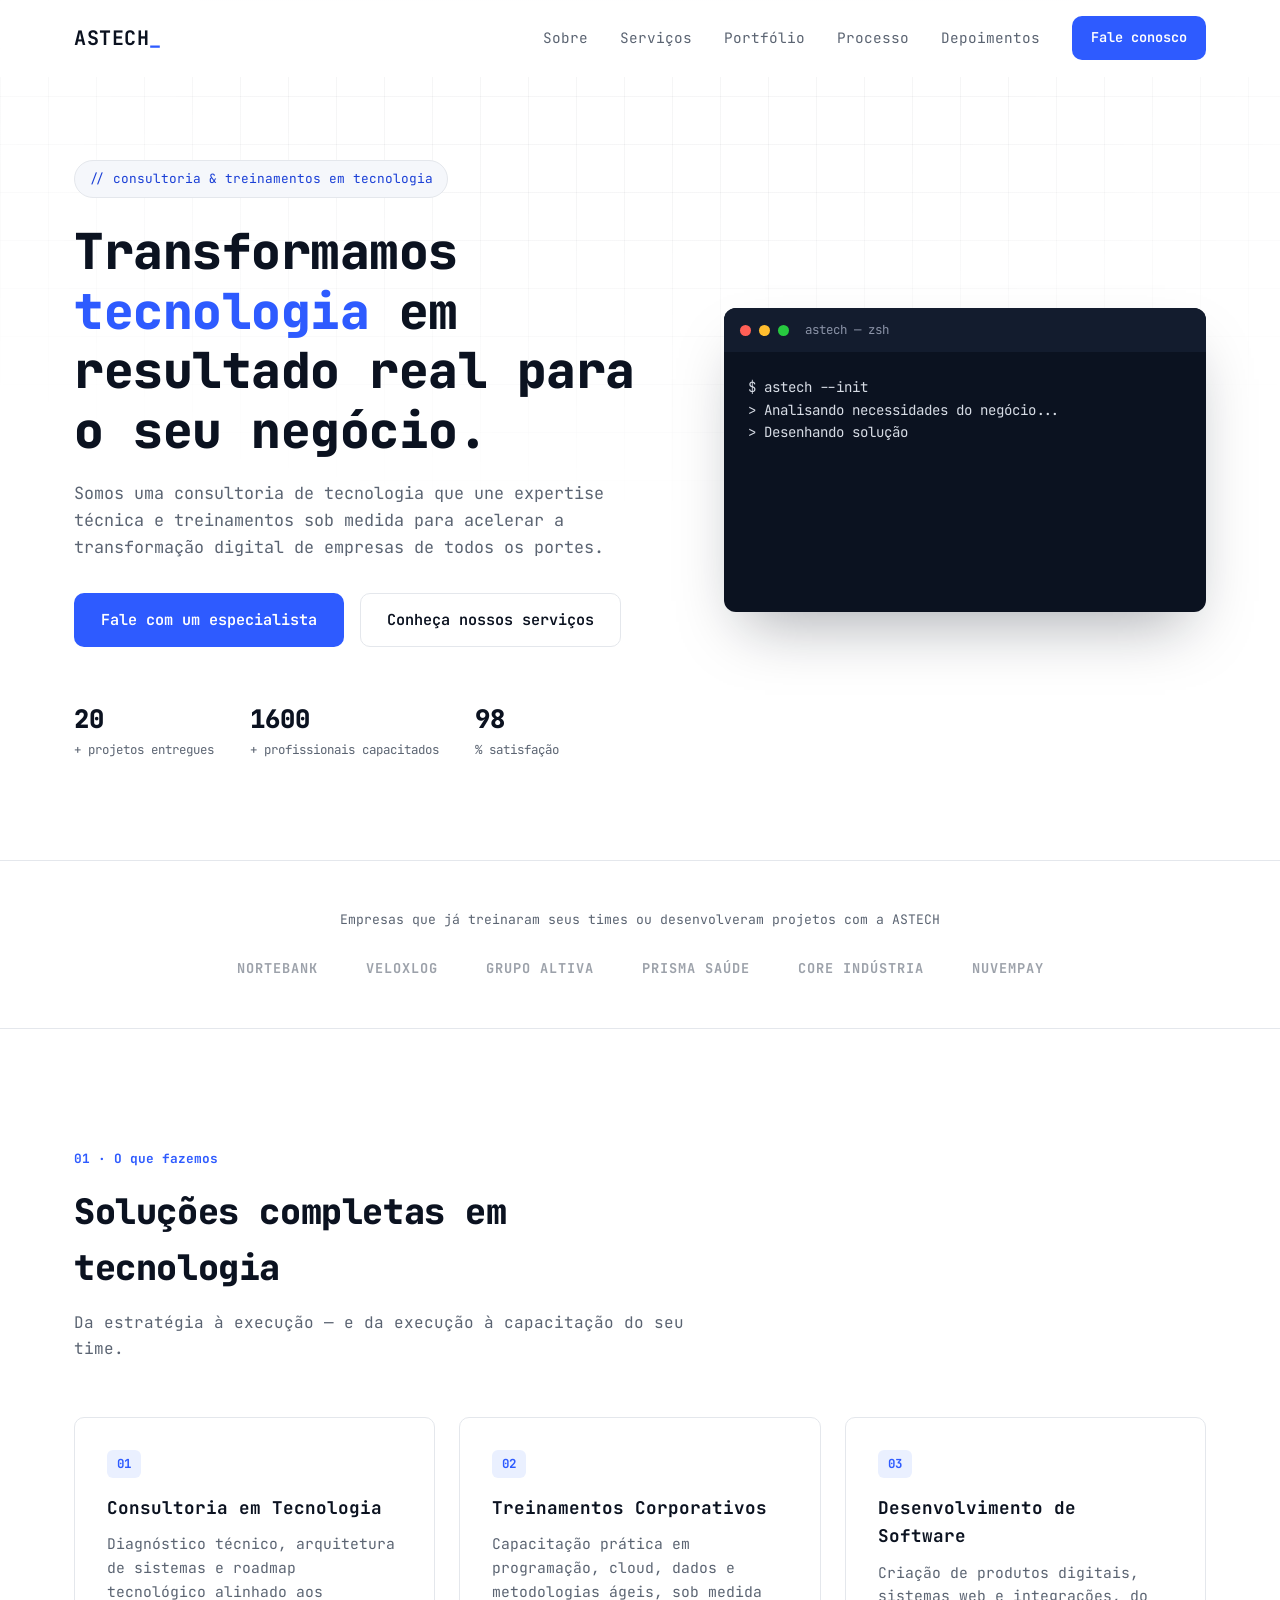
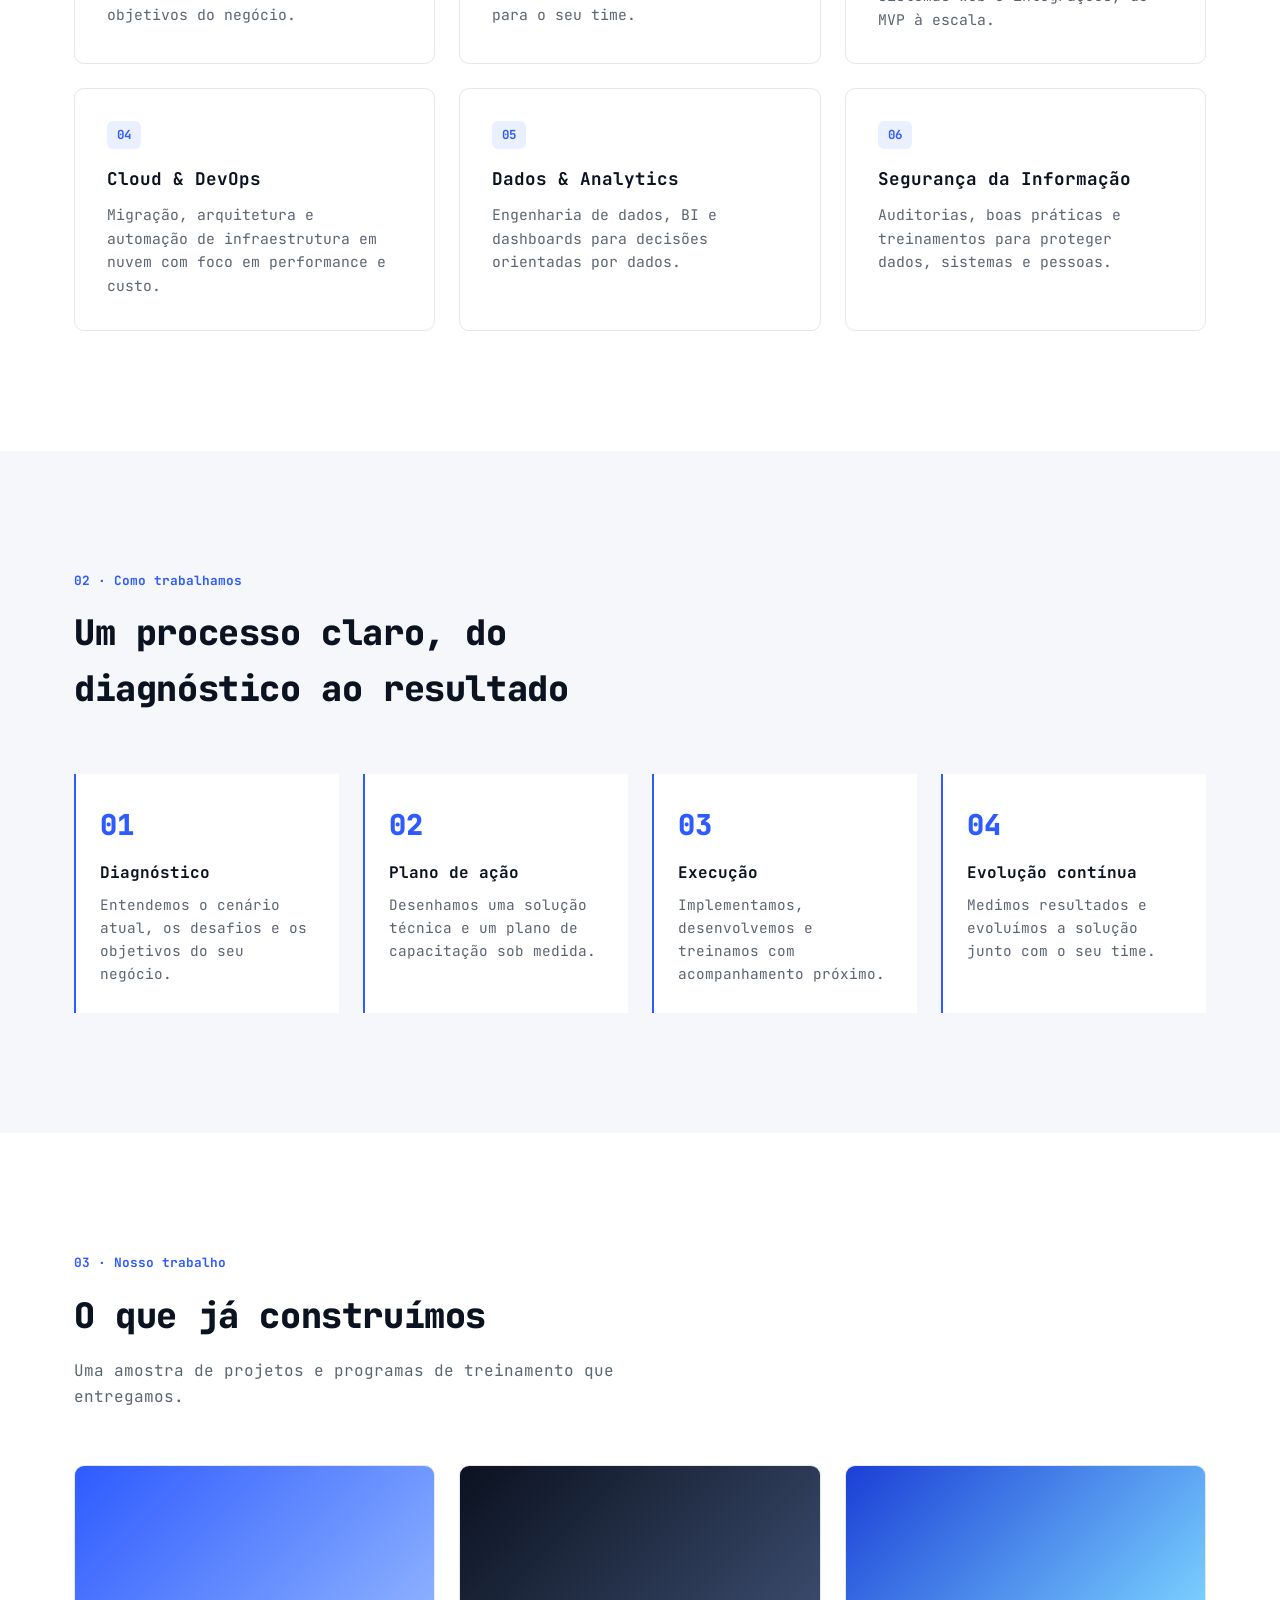
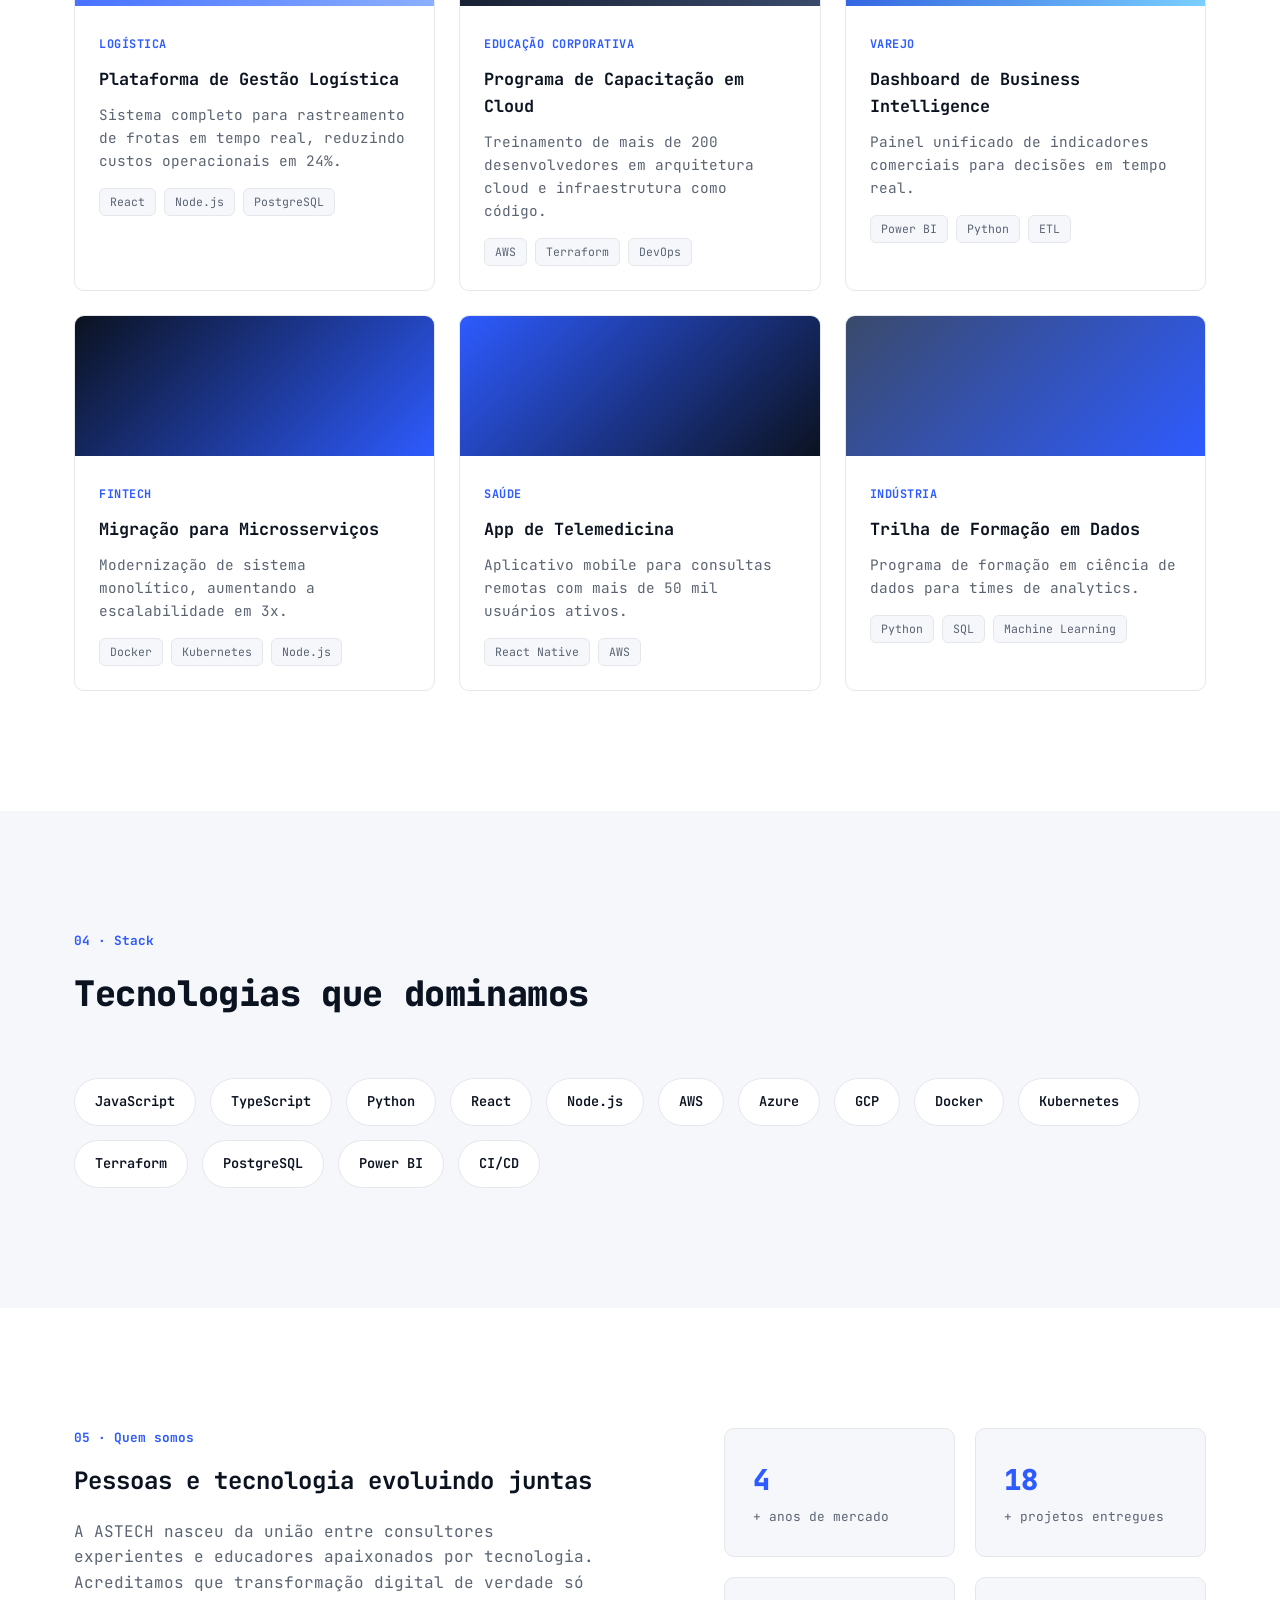
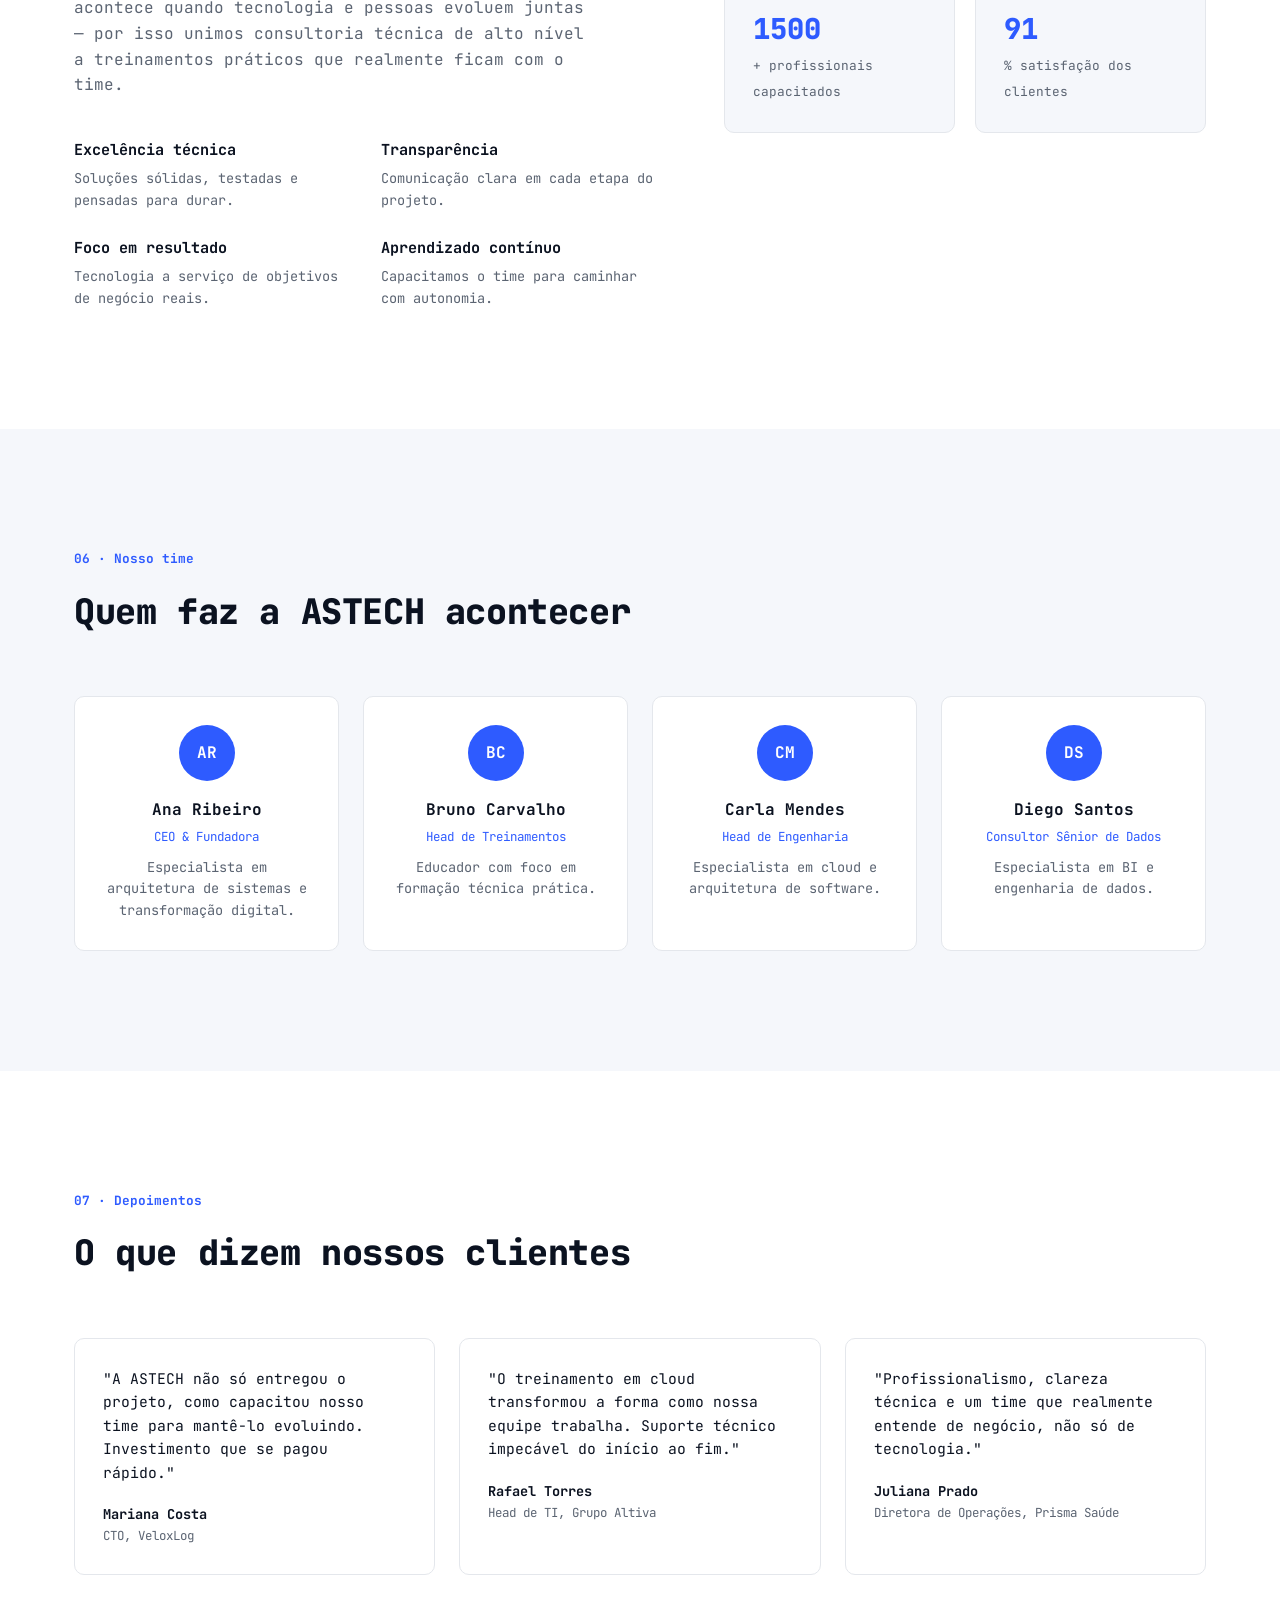
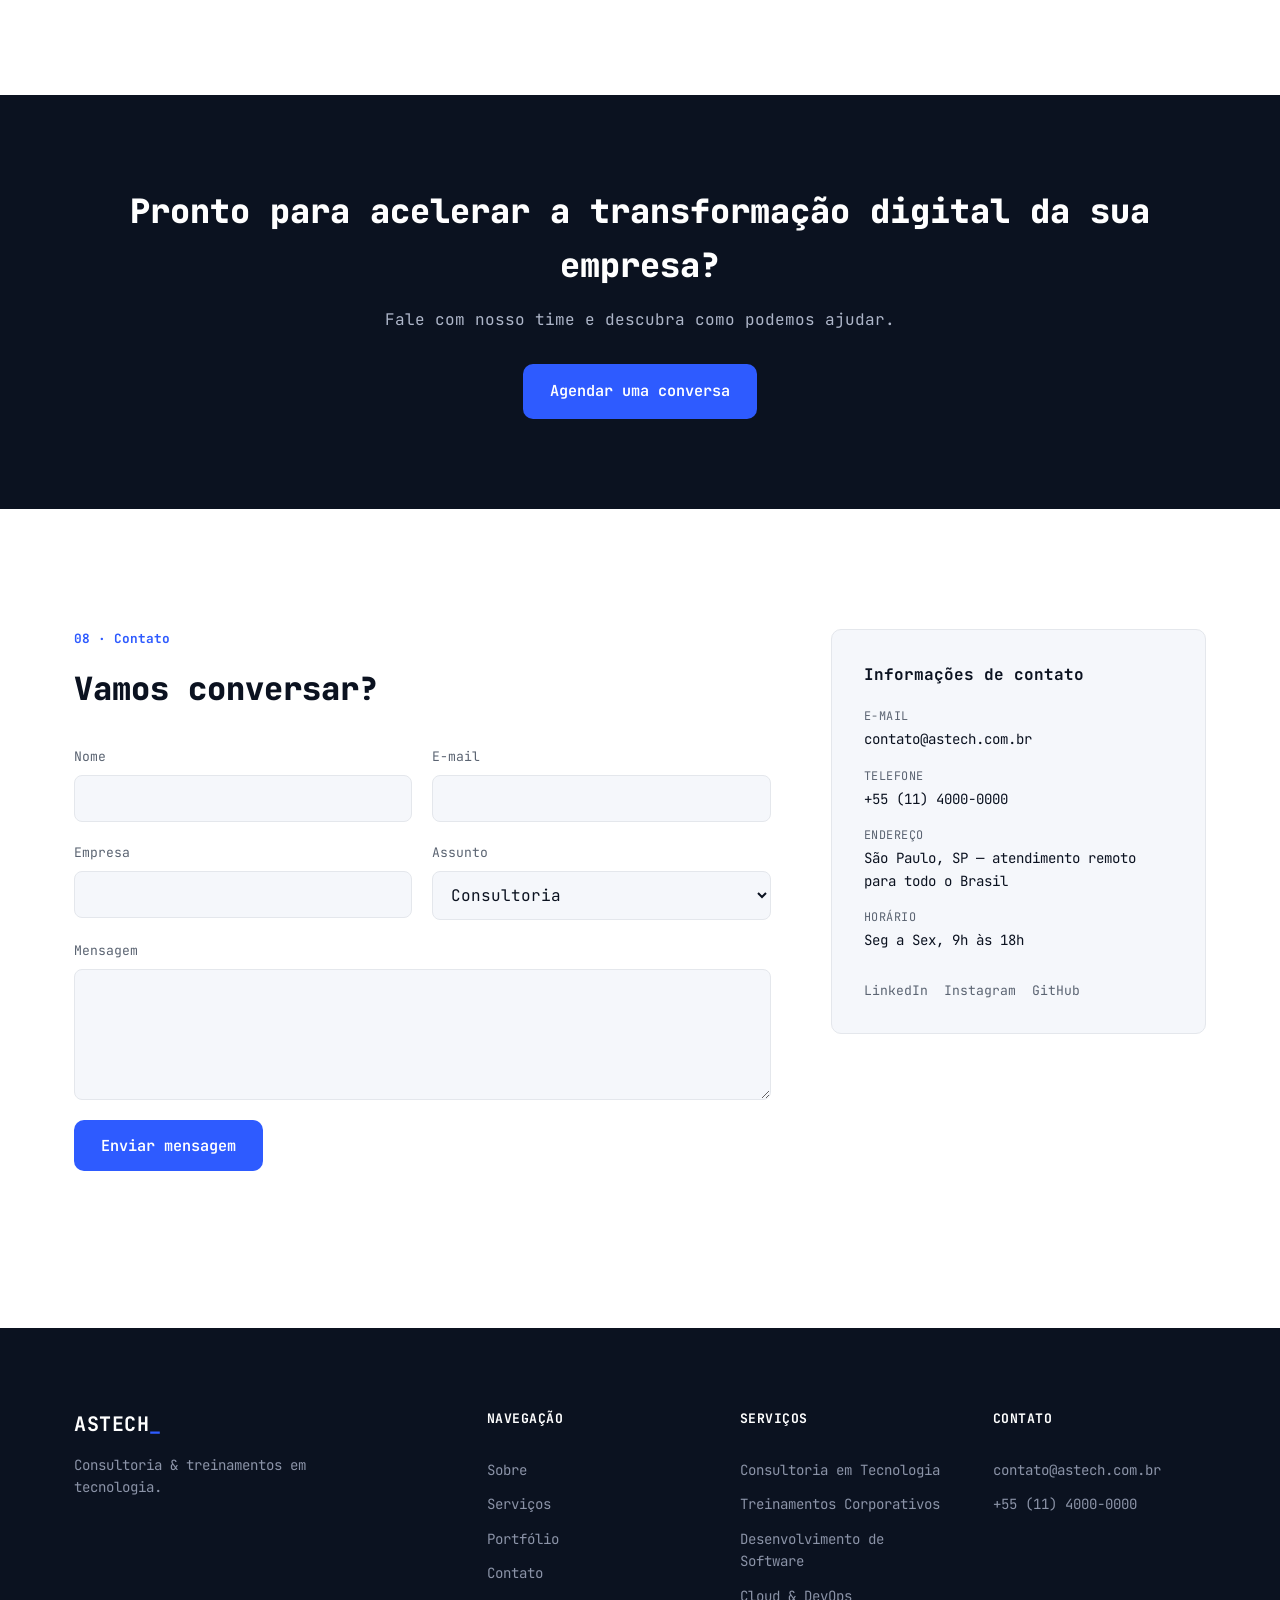
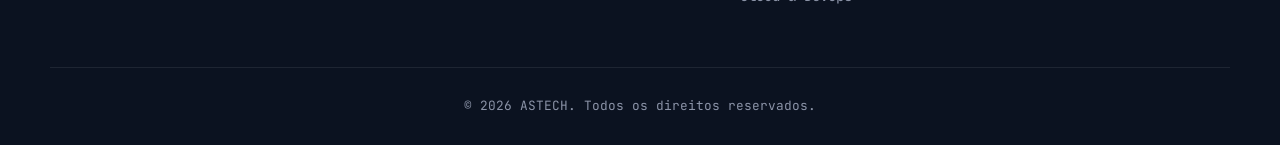
<file: index.html>
<!DOCTYPE html>
<html lang="pt-BR">
<head>
<meta charset="UTF-8">
<meta name="viewport" content="width=device-width, initial-scale=1.0">
<title>ASTECH — Consultoria &amp; Treinamentos em Tecnologia</title>
<meta name="description" content="ASTECH é uma consultoria especializada em tecnologia: consultoria técnica, desenvolvimento de software, cloud, dados e treinamentos corporativos sob medida.">

<link rel="icon" type="image/png" href="assets/project-management.png">

<link rel="preconnect" href="https://fonts.googleapis.com">
<link rel="preconnect" href="https://fonts.gstatic.com" crossorigin>
<link href="https://fonts.googleapis.com/css2?family=JetBrains+Mono:ital,wght@0,400;0,500;0,600;0,700;0,800;1,400&display=swap" rel="stylesheet">

<link rel="stylesheet" href="css/style.css">
</head>
<body>

<!-- ===== NAVBAR ===== -->
<header class="navbar" id="navbar">
  <div class="container navbar__inner">
    <a href="#top" class="navbar__logo">ASTECH<span class="cursor-blink">_</span></a>

    <nav class="navbar__menu" id="navMenu">
      <a href="#sobre" class="navbar__link">Sobre</a>
      <a href="#servicos" class="navbar__link">Serviços</a>
      <a href="#portfolio" class="navbar__link">Portfólio</a>
      <a href="#processo" class="navbar__link">Processo</a>
      <a href="#depoimentos" class="navbar__link">Depoimentos</a>
      <a href="#contato" class="btn btn--sm btn--primary">Fale conosco</a>
    </nav>

    <button class="navbar__toggle" id="navToggle" aria-label="Abrir menu" aria-expanded="false">
      <span></span><span></span><span></span>
    </button>
  </div>
</header>

<main>

<!-- ===== HERO ===== -->
<section class="hero" id="top">
  <div class="hero__grid" aria-hidden="true"></div>
  <div class="container hero__inner">
    <div class="hero__content reveal">
      <span class="badge">// consultoria &amp; treinamentos em tecnologia</span>
      <h1 class="hero__title">
        Transformamos <span class="text-accent">tecnologia</span> em resultado real para o seu negócio.
      </h1>
      <p class="hero__subtitle">
        Somos uma consultoria de tecnologia que une expertise técnica e treinamentos sob medida
        para acelerar a transformação digital de empresas de todos os portes.
      </p>
      <div class="hero__actions">
        <a href="#contato" class="btn btn--primary">Fale com um especialista</a>
        <a href="#servicos" class="btn btn--outline">Conheça nossos serviços</a>
      </div>
      <div class="hero__stats">
        <div class="hero__stat"><strong data-count="20">0</strong><span>+ projetos entregues</span></div>
        <div class="hero__stat"><strong data-count="1600">0</strong><span>+ profissionais capacitados</span></div>
        <div class="hero__stat"><strong data-count="98">0</strong><span>% satisfação</span></div>
      </div>
    </div>

    <div class="hero__visual reveal">
      <div class="terminal">
        <div class="terminal__bar">
          <span class="terminal__dot terminal__dot--red"></span>
          <span class="terminal__dot terminal__dot--yellow"></span>
          <span class="terminal__dot terminal__dot--green"></span>
          <span class="terminal__title">astech — zsh</span>
        </div>
        <div class="terminal__body" id="terminalBody" aria-hidden="true"></div>
      </div>
    </div>
  </div>
</section>

<!-- ===== LOGOS / SOCIAL PROOF ===== -->
<section class="logos">
  <div class="container">
    <p class="logos__label">Empresas que já treinaram seus times ou desenvolveram projetos com a ASTECH</p>
    <div class="logos__grid">
      <span>NORTEBANK</span>
      <span>VELOXLOG</span>
      <span>GRUPO ALTIVA</span>
      <span>PRISMA SAÚDE</span>
      <span>CORE INDÚSTRIA</span>
      <span>NUVEMPAY</span>
    </div>
  </div>
</section>

<!-- ===== SERVIÇOS ===== -->
<section class="section" id="servicos">
  <div class="container">
    <div class="section__head reveal">
      <span class="eyebrow">01 · O que fazemos</span>
      <h2>Soluções completas em tecnologia</h2>
      <p>Da estratégia à execução — e da execução à capacitação do seu time.</p>
    </div>

    <div class="cards-grid reveal">
      <article class="card">
        <span class="card__tag">01</span>
        <h3>Consultoria em Tecnologia</h3>
        <p>Diagnóstico técnico, arquitetura de sistemas e roadmap tecnológico alinhado aos objetivos do negócio.</p>
      </article>
      <article class="card">
        <span class="card__tag">02</span>
        <h3>Treinamentos Corporativos</h3>
        <p>Capacitação prática em programação, cloud, dados e metodologias ágeis, sob medida para o seu time.</p>
      </article>
      <article class="card">
        <span class="card__tag">03</span>
        <h3>Desenvolvimento de Software</h3>
        <p>Criação de produtos digitais, sistemas web e integrações, do MVP à escala.</p>
      </article>
      <article class="card">
        <span class="card__tag">04</span>
        <h3>Cloud &amp; DevOps</h3>
        <p>Migração, arquitetura e automação de infraestrutura em nuvem com foco em performance e custo.</p>
      </article>
      <article class="card">
        <span class="card__tag">05</span>
        <h3>Dados &amp; Analytics</h3>
        <p>Engenharia de dados, BI e dashboards para decisões orientadas por dados.</p>
      </article>
      <article class="card">
        <span class="card__tag">06</span>
        <h3>Segurança da Informação</h3>
        <p>Auditorias, boas práticas e treinamentos para proteger dados, sistemas e pessoas.</p>
      </article>
    </div>
  </div>
</section>

<!-- ===== PROCESSO ===== -->
<section class="section section--alt" id="processo">
  <div class="container">
    <div class="section__head reveal">
      <span class="eyebrow">02 · Como trabalhamos</span>
      <h2>Um processo claro, do diagnóstico ao resultado</h2>
    </div>

    <div class="process reveal">
      <div class="process__step">
        <span class="process__number">01</span>
        <h3>Diagnóstico</h3>
        <p>Entendemos o cenário atual, os desafios e os objetivos do seu negócio.</p>
      </div>
      <div class="process__step">
        <span class="process__number">02</span>
        <h3>Plano de ação</h3>
        <p>Desenhamos uma solução técnica e um plano de capacitação sob medida.</p>
      </div>
      <div class="process__step">
        <span class="process__number">03</span>
        <h3>Execução</h3>
        <p>Implementamos, desenvolvemos e treinamos com acompanhamento próximo.</p>
      </div>
      <div class="process__step">
        <span class="process__number">04</span>
        <h3>Evolução contínua</h3>
        <p>Medimos resultados e evoluímos a solução junto com o seu time.</p>
      </div>
    </div>
  </div>
</section>

<!-- ===== PORTFÓLIO ===== -->
<section class="section" id="portfolio">
  <div class="container">
    <div class="section__head reveal">
      <span class="eyebrow">03 · Nosso trabalho</span>
      <h2>O que já construímos</h2>
      <p>Uma amostra de projetos e programas de treinamento que entregamos.</p>
    </div>

    <div class="portfolio-grid reveal">
      <article class="project-card">
        <div class="project-card__cover project-card__cover--1"></div>
        <div class="project-card__body">
          <span class="project-card__sector">Logística</span>
          <h3>Plataforma de Gestão Logística</h3>
          <p>Sistema completo para rastreamento de frotas em tempo real, reduzindo custos operacionais em 24%.</p>
          <div class="tags"><span>React</span><span>Node.js</span><span>PostgreSQL</span></div>
        </div>
      </article>

      <article class="project-card">
        <div class="project-card__cover project-card__cover--2"></div>
        <div class="project-card__body">
          <span class="project-card__sector">Educação Corporativa</span>
          <h3>Programa de Capacitação em Cloud</h3>
          <p>Treinamento de mais de 200 desenvolvedores em arquitetura cloud e infraestrutura como código.</p>
          <div class="tags"><span>AWS</span><span>Terraform</span><span>DevOps</span></div>
        </div>
      </article>

      <article class="project-card">
        <div class="project-card__cover project-card__cover--3"></div>
        <div class="project-card__body">
          <span class="project-card__sector">Varejo</span>
          <h3>Dashboard de Business Intelligence</h3>
          <p>Painel unificado de indicadores comerciais para decisões em tempo real.</p>
          <div class="tags"><span>Power BI</span><span>Python</span><span>ETL</span></div>
        </div>
      </article>

      <article class="project-card">
        <div class="project-card__cover project-card__cover--4"></div>
        <div class="project-card__body">
          <span class="project-card__sector">Fintech</span>
          <h3>Migração para Microsserviços</h3>
          <p>Modernização de sistema monolítico, aumentando a escalabilidade em 3x.</p>
          <div class="tags"><span>Docker</span><span>Kubernetes</span><span>Node.js</span></div>
        </div>
      </article>

      <article class="project-card">
        <div class="project-card__cover project-card__cover--5"></div>
        <div class="project-card__body">
          <span class="project-card__sector">Saúde</span>
          <h3>App de Telemedicina</h3>
          <p>Aplicativo mobile para consultas remotas com mais de 50 mil usuários ativos.</p>
          <div class="tags"><span>React Native</span><span>AWS</span></div>
        </div>
      </article>

      <article class="project-card">
        <div class="project-card__cover project-card__cover--6"></div>
        <div class="project-card__body">
          <span class="project-card__sector">Indústria</span>
          <h3>Trilha de Formação em Dados</h3>
          <p>Programa de formação em ciência de dados para times de analytics.</p>
          <div class="tags"><span>Python</span><span>SQL</span><span>Machine Learning</span></div>
        </div>
      </article>
    </div>
  </div>
</section>

<!-- ===== STACK ===== -->
<section class="section section--alt">
  <div class="container">
    <div class="section__head reveal">
      <span class="eyebrow">04 · Stack</span>
      <h2>Tecnologias que dominamos</h2>
    </div>
    <div class="stack-grid reveal">
      <span>JavaScript</span><span>TypeScript</span><span>Python</span><span>React</span>
      <span>Node.js</span><span>AWS</span><span>Azure</span><span>GCP</span>
      <span>Docker</span><span>Kubernetes</span><span>Terraform</span><span>PostgreSQL</span>
      <span>Power BI</span><span>CI/CD</span>
    </div>
  </div>
</section>

<!-- ===== SOBRE / QUEM SOMOS ===== -->
<section class="section" id="sobre">
  <div class="container about">
    <div class="about__text reveal">
      <span class="eyebrow">05 · Quem somos</span>
      <h2>Pessoas e tecnologia evoluindo juntas</h2>
      <p>
        A ASTECH nasceu da união entre consultores experientes e educadores apaixonados por tecnologia.
        Acreditamos que transformação digital de verdade só acontece quando tecnologia e pessoas evoluem
        juntas — por isso unimos consultoria técnica de alto nível a treinamentos práticos que realmente
        ficam com o time.
      </p>

      <div class="values">
        <div class="values__item">
          <h4>Excelência técnica</h4>
          <p>Soluções sólidas, testadas e pensadas para durar.</p>
        </div>
        <div class="values__item">
          <h4>Transparência</h4>
          <p>Comunicação clara em cada etapa do projeto.</p>
        </div>
        <div class="values__item">
          <h4>Foco em resultado</h4>
          <p>Tecnologia a serviço de objetivos de negócio reais.</p>
        </div>
        <div class="values__item">
          <h4>Aprendizado contínuo</h4>
          <p>Capacitamos o time para caminhar com autonomia.</p>
        </div>
      </div>
    </div>

    <div class="about__stats reveal">
      <div class="stat-box"><strong data-count="5">0</strong><span>+ anos de mercado</span></div>
      <div class="stat-box"><strong data-count="20">0</strong><span>+ projetos entregues</span></div>
      <div class="stat-box"><strong data-count="1600">0</strong><span>+ profissionais capacitados</span></div>
      <div class="stat-box"><strong data-count="98">0</strong><span>% satisfação dos clientes</span></div>
    </div>
  </div>
</section>

<!-- ===== EQUIPE ===== -->
<section class="section section--alt">
  <div class="container">
    <div class="section__head reveal">
      <span class="eyebrow">06 · Nosso time</span>
      <h2>Quem faz a ASTECH acontecer</h2>
    </div>

    <div class="team-grid reveal">
      <article class="team-card">
        <div class="team-card__avatar">AR</div>
        <h3>Ana Ribeiro</h3>
        <span>CEO &amp; Fundadora</span>
        <p>Especialista em arquitetura de sistemas e transformação digital.</p>
      </article>
      <article class="team-card">
        <div class="team-card__avatar">BC</div>
        <h3>Bruno Carvalho</h3>
        <span>Head de Treinamentos</span>
        <p>Educador com foco em formação técnica prática.</p>
      </article>
      <article class="team-card">
        <div class="team-card__avatar">CM</div>
        <h3>Carla Mendes</h3>
        <span>Head de Engenharia</span>
        <p>Especialista em cloud e arquitetura de software.</p>
      </article>
      <article class="team-card">
        <div class="team-card__avatar">DS</div>
        <h3>Diego Santos</h3>
        <span>Consultor Sênior de Dados</span>
        <p>Especialista em BI e engenharia de dados.</p>
      </article>
    </div>
  </div>
</section>

<!-- ===== DEPOIMENTOS ===== -->
<section class="section" id="depoimentos">
  <div class="container">
    <div class="section__head reveal">
      <span class="eyebrow">07 · Depoimentos</span>
      <h2>O que dizem nossos clientes</h2>
    </div>

    <div class="testimonials-grid reveal">
      <blockquote class="testimonial">
        <p>"A ASTECH não só entregou o projeto, como capacitou nosso time para mantê-lo evoluindo. Investimento que se pagou rápido."</p>
        <footer><strong>Mariana Costa</strong><span>CTO, VeloxLog</span></footer>
      </blockquote>
      <blockquote class="testimonial">
        <p>"O treinamento em cloud transformou a forma como nossa equipe trabalha. Suporte técnico impecável do início ao fim."</p>
        <footer><strong>Rafael Torres</strong><span>Head de TI, Grupo Altiva</span></footer>
      </blockquote>
      <blockquote class="testimonial">
        <p>"Profissionalismo, clareza técnica e um time que realmente entende de negócio, não só de tecnologia."</p>
        <footer><strong>Juliana Prado</strong><span>Diretora de Operações, Prisma Saúde</span></footer>
      </blockquote>
    </div>
  </div>
</section>

<!-- ===== CTA ===== -->
<section class="cta">
  <div class="container cta__inner reveal">
    <h2>Pronto para acelerar a transformação digital da sua empresa?</h2>
    <p>Fale com nosso time e descubra como podemos ajudar.</p>
    <a href="#contato" class="btn btn--primary">Agendar uma conversa</a>
  </div>
</section>

<!-- ===== CONTATO ===== -->
<section class="section" id="contato">
  <div class="container contact">
    <div class="contact__form reveal">
      <span class="eyebrow">08 · Contato</span>
      <h2>Vamos conversar?</h2>
      <form id="contactForm" novalidate>
        <div class="form__row">
          <label>
            Nome
            <input type="text" name="nome" required>
          </label>
          <label>
            E-mail
            <input type="email" name="email" required>
          </label>
        </div>
        <div class="form__row">
          <label>
            Empresa
            <input type="text" name="empresa">
          </label>
          <label>
            Assunto
            <select name="assunto">
              <option>Consultoria</option>
              <option>Treinamento</option>
              <option>Desenvolvimento de Software</option>
              <option>Outro</option>
            </select>
          </label>
        </div>
        <label>
          Mensagem
          <textarea name="mensagem" rows="5" required></textarea>
        </label>
        <button type="submit" class="btn btn--primary">Enviar mensagem</button>
        <p class="form__feedback" id="formFeedback" role="status"></p>
      </form>
    </div>

    <aside class="contact__info reveal">
      <h3>Informações de contato</h3>
      <ul>
        <li><span>E-mail</span><a href="mailto:contato@astech.com.br">contato@astech.com.br</a></li>
        <li><span>Telefone</span><a href="tel:+551140000000">+55 (11) 4000-0000</a></li>
        <li><span>Endereço</span>São Paulo, SP — atendimento remoto para todo o Brasil</li>
        <li><span>Horário</span>Seg a Sex, 9h às 18h</li>
      </ul>
      <div class="social">
        <a href="#" aria-label="LinkedIn">LinkedIn</a>
        <a href="#" aria-label="Instagram">Instagram</a>
        <a href="#" aria-label="GitHub">GitHub</a>
      </div>
    </aside>
  </div>
</section>

</main>

<!-- ===== FOOTER ===== -->
<footer class="footer">
  <div class="container footer__inner">
    <div class="footer__brand">
      <a href="#top" class="navbar__logo">ASTECH<span class="cursor-blink">_</span></a>
      <p>Consultoria &amp; treinamentos em tecnologia.</p>
    </div>

    <div class="footer__col">
      <h4>Navegação</h4>
      <a href="#sobre">Sobre</a>
      <a href="#servicos">Serviços</a>
      <a href="#portfolio">Portfólio</a>
      <a href="#contato">Contato</a>
    </div>

    <div class="footer__col">
      <h4>Serviços</h4>
      <a href="#servicos">Consultoria em Tecnologia</a>
      <a href="#servicos">Treinamentos Corporativos</a>
      <a href="#servicos">Desenvolvimento de Software</a>
      <a href="#servicos">Cloud &amp; DevOps</a>
    </div>

    <div class="footer__col">
      <h4>Contato</h4>
      <a href="mailto:contato@astech.com.br">contato@astech.com.br</a>
      <a href="tel:+551140000000">+55 (11) 4000-0000</a>
    </div>
  </div>

  <div class="footer__bottom">
    <p>&copy; <span id="year"></span> ASTECH. Todos os direitos reservados.</p>
  </div>
</footer>

<button class="back-to-top" id="backToTop" aria-label="Voltar ao topo">&uarr;</button>

<script src="js/main.js"></script>
</body>
</html>
</file>
<file: css/style.css>
/* ============ TOKENS ============ */
:root{
  --bg: #ffffff;
  --bg-alt: #f5f7fb;
  --text: #0b1220;
  --text-muted: #5b6472;
  --border: #e4e7ec;

  --accent: #2e5bff;
  --accent-dark: #1a3fd6;
  --accent-light: #eaf0ff;

  --dark: #0b1220;
  --dark-alt: #131c2e;

  --radius: 10px;
  --font: "JetBrains Mono", "Courier New", monospace;

  --container: 1180px;
  --transition: .25s ease;
}

/* ============ RESET ============ */
*, *::before, *::after{ box-sizing: border-box; }
html{ scroll-behavior: smooth; }
body{
  margin: 0;
  font-family: var(--font);
  background: var(--bg);
  color: var(--text);
  line-height: 1.6;
  -webkit-font-smoothing: antialiased;
}
h1,h2,h3,h4,p{ margin: 0; }
ul{ list-style: none; margin: 0; padding: 0; }
a{ color: inherit; text-decoration: none; }
img{ max-width: 100%; display: block; }
button{ font-family: inherit; cursor: pointer; }
input, select, textarea{ font-family: inherit; font-size: 1rem; }

.container{
  width: 100%;
  max-width: var(--container);
  margin: 0 auto;
  padding: 0 24px;
}

.text-accent{ color: var(--accent); }

/* ============ REVEAL ANIMATION ============ */
.reveal{
  opacity: 0;
  transform: translateY(24px);
  transition: opacity .6s ease, transform .6s ease;
}
.reveal.is-visible{
  opacity: 1;
  transform: translateY(0);
}

/* ============ BUTTONS ============ */
.btn{
  display: inline-flex;
  align-items: center;
  justify-content: center;
  gap: 8px;
  padding: 14px 26px;
  border-radius: var(--radius);
  font-weight: 600;
  font-size: .95rem;
  border: 1px solid transparent;
  transition: transform var(--transition), background var(--transition), border-color var(--transition), color var(--transition);
  white-space: nowrap;
}
.btn:hover{ transform: translateY(-2px); }
.btn--primary{
  background: var(--accent);
  color: #fff;
}
.btn--primary:hover{ background: var(--accent-dark); }
.btn--outline{
  background: transparent;
  border-color: var(--border);
  color: var(--text);
}
.btn--outline:hover{ border-color: var(--accent); color: var(--accent); }
.btn--sm{ padding: 10px 18px; font-size: .85rem; }

/* ============ NAVBAR ============ */
.navbar{
  position: fixed;
  top: 0; left: 0; right: 0;
  z-index: 100;
  background: rgba(255,255,255,.85);
  backdrop-filter: blur(10px);
  border-bottom: 1px solid transparent;
  transition: border-color var(--transition), box-shadow var(--transition);
}
.navbar.is-scrolled{
  border-bottom-color: var(--border);
  box-shadow: 0 4px 20px rgba(11,18,32,.04);
}
.navbar__inner{
  display: flex;
  align-items: center;
  justify-content: space-between;
  height: 76px;
}
.navbar__logo{
  font-weight: 700;
  font-size: 1.25rem;
  letter-spacing: .5px;
}
.cursor-blink{
  color: var(--accent);
  animation: blink 1s step-end infinite;
}
@keyframes blink{ 50%{ opacity: 0; } }

.navbar__menu{
  display: flex;
  align-items: center;
  gap: 32px;
}
.navbar__link{
  font-size: .9rem;
  color: var(--text-muted);
  transition: color var(--transition);
}
.navbar__link:hover{ color: var(--accent); }

.navbar__toggle{
  display: none;
  flex-direction: column;
  gap: 5px;
  background: none;
  border: none;
  padding: 8px;
}
.navbar__toggle span{
  width: 22px;
  height: 2px;
  background: var(--text);
  transition: transform var(--transition), opacity var(--transition);
}

/* ============ HERO ============ */
.hero{
  position: relative;
  padding: 160px 0 100px;
  overflow: hidden;
}
.hero__grid{
  position: absolute;
  inset: 0;
  background-image:
    linear-gradient(to right, rgba(11,18,32,.04) 1px, transparent 1px),
    linear-gradient(to bottom, rgba(11,18,32,.04) 1px, transparent 1px);
  background-size: 48px 48px;
  mask-image: radial-gradient(ellipse 80% 60% at 50% 0%, black 40%, transparent 100%);
  z-index: -1;
}
.hero__inner{
  display: grid;
  grid-template-columns: 1.1fr .9fr;
  gap: 60px;
  align-items: center;
}
.badge{
  display: inline-block;
  padding: 8px 14px;
  border: 1px solid var(--border);
  border-radius: 999px;
  background: var(--bg-alt);
  font-size: .8rem;
  color: var(--accent-dark);
  margin-bottom: 24px;
}
.hero__title{
  font-size: clamp(2rem, 4vw, 3.1rem);
  font-weight: 800;
  line-height: 1.2;
  letter-spacing: -.5px;
}
.hero__subtitle{
  margin-top: 20px;
  font-size: 1.05rem;
  color: var(--text-muted);
  max-width: 540px;
}
.hero__actions{
  display: flex;
  gap: 16px;
  flex-wrap: wrap;
  margin-top: 32px;
}
.hero__stats{
  display: flex;
  gap: 36px;
  margin-top: 52px;
  flex-wrap: wrap;
}
.hero__stat{ display: flex; flex-direction: column; }
.hero__stat strong{ font-size: 1.6rem; font-weight: 800; }
.hero__stat span{ font-size: .78rem; color: var(--text-muted); }

/* terminal mockup */
.terminal{
  background: var(--dark);
  border-radius: 12px;
  overflow: hidden;
  box-shadow: 0 30px 60px -20px rgba(11,18,32,.35);
}
.terminal__bar{
  display: flex;
  align-items: center;
  gap: 8px;
  padding: 12px 16px;
  background: var(--dark-alt);
}
.terminal__dot{ width: 11px; height: 11px; border-radius: 50%; }
.terminal__dot--red{ background: #ff5f56; }
.terminal__dot--yellow{ background: #ffbd2e; }
.terminal__dot--green{ background: #27c93f; }
.terminal__title{
  margin-left: 8px;
  font-size: .78rem;
  color: #8b93a7;
}
.terminal__body{
  padding: 24px;
  min-height: 260px;
  color: #d7dce5;
  font-size: .88rem;
  white-space: pre-wrap;
}

/* ============ LOGOS ============ */
.logos{ padding: 48px 0; border-top: 1px solid var(--border); border-bottom: 1px solid var(--border); }
.logos__label{
  text-align: center;
  font-size: .82rem;
  color: var(--text-muted);
  margin-bottom: 28px;
}
.logos__grid{
  display: flex;
  flex-wrap: wrap;
  justify-content: center;
  gap: 32px 48px;
}
.logos__grid span{
  font-weight: 700;
  letter-spacing: 1px;
  color: var(--text-muted);
  opacity: .6;
  font-size: .85rem;
}

/* ============ SECTION ============ */
.section{ padding: 120px 0; }
.section--alt{ background: var(--bg-alt); }
.section__head{
  max-width: 640px;
  margin-bottom: 56px;
}
.eyebrow{
  display: block;
  font-size: .8rem;
  color: var(--accent);
  font-weight: 700;
  margin-bottom: 14px;
}
.section__head h2{
  font-size: clamp(1.6rem, 3vw, 2.2rem);
  font-weight: 800;
  letter-spacing: -.4px;
}
.section__head p{
  margin-top: 14px;
  color: var(--text-muted);
}

/* ============ CARDS (SERVIÇOS) ============ */
.cards-grid{
  display: grid;
  grid-template-columns: repeat(3, 1fr);
  gap: 24px;
}
.card{
  padding: 32px;
  border: 1px solid var(--border);
  border-radius: var(--radius);
  background: var(--bg);
  transition: transform var(--transition), box-shadow var(--transition), border-color var(--transition);
}
.card:hover{
  transform: translateY(-4px);
  border-color: var(--accent);
  box-shadow: 0 20px 40px -24px rgba(46,91,255,.25);
}
.card__tag{
  display: inline-block;
  font-size: .78rem;
  font-weight: 700;
  color: var(--accent);
  background: var(--accent-light);
  padding: 4px 10px;
  border-radius: 6px;
  margin-bottom: 16px;
}
.card h3{ font-size: 1.1rem; margin-bottom: 10px; }
.card p{ color: var(--text-muted); font-size: .92rem; }

/* ============ PROCESS ============ */
.process{
  display: grid;
  grid-template-columns: repeat(4, 1fr);
  gap: 24px;
}
.process__step{
  padding: 28px 24px;
  border-left: 2px solid var(--accent);
  background: var(--bg);
}
.process__number{
  display: block;
  font-size: 1.8rem;
  font-weight: 800;
  color: var(--accent);
  margin-bottom: 12px;
}
.process__step h3{ font-size: 1rem; margin-bottom: 8px; }
.process__step p{ color: var(--text-muted); font-size: .9rem; }

/* ============ PORTFOLIO ============ */
.portfolio-grid{
  display: grid;
  grid-template-columns: repeat(3, 1fr);
  gap: 24px;
}
.project-card{
  border: 1px solid var(--border);
  border-radius: var(--radius);
  overflow: hidden;
  background: var(--bg);
  transition: transform var(--transition), box-shadow var(--transition);
}
.project-card:hover{ transform: translateY(-4px); box-shadow: 0 20px 40px -24px rgba(11,18,32,.2); }
.project-card__cover{ height: 140px; }
.project-card__cover--1{ background: linear-gradient(135deg,#2e5bff,#8bb0ff); }
.project-card__cover--2{ background: linear-gradient(135deg,#0b1220,#3a4a6b); }
.project-card__cover--3{ background: linear-gradient(135deg,#1a3fd6,#7ad0ff); }
.project-card__cover--4{ background: linear-gradient(135deg,#0b1220,#2e5bff); }
.project-card__cover--5{ background: linear-gradient(135deg,#2e5bff,#0b1220); }
.project-card__cover--6{ background: linear-gradient(135deg,#3a4a6b,#2e5bff); }
.project-card__body{ padding: 24px; }
.project-card__sector{
  font-size: .74rem;
  font-weight: 700;
  color: var(--accent);
  text-transform: uppercase;
  letter-spacing: .5px;
}
.project-card__body h3{ margin: 10px 0; font-size: 1.05rem; }
.project-card__body p{ color: var(--text-muted); font-size: .9rem; margin-bottom: 16px; }
.tags{ display: flex; flex-wrap: wrap; gap: 8px; }
.tags span{
  font-size: .72rem;
  padding: 4px 10px;
  background: var(--bg-alt);
  border: 1px solid var(--border);
  border-radius: 6px;
  color: var(--text-muted);
}

/* ============ STACK ============ */
.stack-grid{
  display: flex;
  flex-wrap: wrap;
  gap: 14px;
}
.stack-grid span{
  padding: 12px 20px;
  border: 1px solid var(--border);
  border-radius: 999px;
  background: var(--bg);
  font-size: .85rem;
  font-weight: 600;
  transition: border-color var(--transition), color var(--transition);
}
.stack-grid span:hover{ border-color: var(--accent); color: var(--accent); }

/* ============ ABOUT ============ */
.about{
  display: grid;
  grid-template-columns: 1.1fr .9fr;
  gap: 60px;
  align-items: start;
}
.about__text p{ margin-top: 18px; color: var(--text-muted); max-width: 520px; }
.values{
  margin-top: 40px;
  display: grid;
  grid-template-columns: repeat(2, 1fr);
  gap: 24px;
}
.values__item h4{ font-size: .95rem; margin-bottom: 6px; }
.values__item p{ font-size: .85rem; color: var(--text-muted); margin: 0; }

.about__stats{
  display: grid;
  grid-template-columns: repeat(2, 1fr);
  gap: 20px;
}
.stat-box{
  padding: 28px;
  border: 1px solid var(--border);
  border-radius: var(--radius);
  background: var(--bg-alt);
}
.stat-box strong{ display: block; font-size: 1.8rem; font-weight: 800; color: var(--accent); }
.stat-box span{ font-size: .8rem; color: var(--text-muted); }

/* ============ TEAM ============ */
.team-grid{
  display: grid;
  grid-template-columns: repeat(4, 1fr);
  gap: 24px;
}
.team-card{
  padding: 28px;
  text-align: center;
  background: var(--bg);
  border: 1px solid var(--border);
  border-radius: var(--radius);
}
.team-card__avatar{
  width: 56px; height: 56px;
  margin: 0 auto 16px;
  border-radius: 50%;
  background: var(--accent);
  color: #fff;
  display: flex;
  align-items: center;
  justify-content: center;
  font-weight: 700;
}
.team-card h3{ font-size: 1rem; }
.team-card span{
  display: block;
  font-size: .78rem;
  color: var(--accent);
  margin: 4px 0 10px;
}
.team-card p{ font-size: .85rem; color: var(--text-muted); }

/* ============ TESTIMONIALS ============ */
.testimonials-grid{
  display: grid;
  grid-template-columns: repeat(3, 1fr);
  gap: 24px;
}
.testimonial{
  margin: 0;
  padding: 28px;
  border: 1px solid var(--border);
  border-radius: var(--radius);
  background: var(--bg);
}
.testimonial p{ font-size: .92rem; color: var(--text); }
.testimonial footer{ margin-top: 20px; display: flex; flex-direction: column; }
.testimonial strong{ font-size: .85rem; }
.testimonial span{ font-size: .78rem; color: var(--text-muted); }

/* ============ CTA ============ */
.cta{
  background: var(--dark);
  color: #fff;
  padding: 90px 0;
}
.cta__inner{ text-align: center; }
.cta__inner h2{ font-size: clamp(1.5rem, 3vw, 2.1rem); font-weight: 800; }
.cta__inner p{ margin-top: 14px; color: #aeb6c9; }
.cta__inner .btn{ margin-top: 32px; }

/* ============ CONTACT ============ */
.contact{
  display: grid;
  grid-template-columns: 1.3fr .7fr;
  gap: 60px;
}
.contact__form h2{ font-size: clamp(1.5rem,3vw,2rem); font-weight: 800; margin: 10px 0 32px; }
.contact__form form{ display: flex; flex-direction: column; gap: 20px; }
.form__row{ display: grid; grid-template-columns: 1fr 1fr; gap: 20px; }
.contact__form label{
  display: flex;
  flex-direction: column;
  gap: 8px;
  font-size: .82rem;
  color: var(--text-muted);
}
.contact__form input,
.contact__form select,
.contact__form textarea{
  padding: 12px 14px;
  border: 1px solid var(--border);
  border-radius: 8px;
  background: var(--bg-alt);
  color: var(--text);
  resize: vertical;
}
.contact__form input:focus,
.contact__form select:focus,
.contact__form textarea:focus{
  outline: none;
  border-color: var(--accent);
}
.contact__form .btn{ align-self: flex-start; }
.form__feedback{ font-size: .85rem; color: var(--accent-dark); min-height: 1.2em; }

.contact__info{
  padding: 32px;
  border: 1px solid var(--border);
  border-radius: var(--radius);
  background: var(--bg-alt);
  height: fit-content;
}
.contact__info h3{ font-size: 1rem; margin-bottom: 20px; }
.contact__info ul{ display: flex; flex-direction: column; gap: 16px; }
.contact__info li{ display: flex; flex-direction: column; gap: 2px; font-size: .88rem; }
.contact__info li span{ font-size: .74rem; color: var(--text-muted); text-transform: uppercase; letter-spacing: .5px; }
.contact__info li a:hover{ color: var(--accent); }
.social{ display: flex; gap: 16px; margin-top: 28px; }
.social a{ font-size: .82rem; color: var(--text-muted); }
.social a:hover{ color: var(--accent); }

/* ============ FOOTER ============ */
.footer{ background: var(--dark); color: #d7dce5; padding: 80px 0 0; }
.footer__inner{
  display: grid;
  grid-template-columns: 1.4fr .8fr .8fr .8fr;
  gap: 40px;
  padding-bottom: 60px;
  border-bottom: 1px solid rgba(255,255,255,.08);
}
.footer__brand p{ margin-top: 14px; color: #8b93a7; font-size: .88rem; max-width: 260px; }
.footer .navbar__logo{ color: #fff; }
.footer__col h4{ font-size: .82rem; color: #fff; margin-bottom: 18px; text-transform: uppercase; letter-spacing: .5px; }
.footer__col{ display: flex; flex-direction: column; gap: 12px; }
.footer__col a{ font-size: .88rem; color: #8b93a7; transition: color var(--transition); }
.footer__col a:hover{ color: var(--accent); }
.footer__bottom{
  padding: 28px 24px;
  text-align: center;
  font-size: .8rem;
  color: #8b93a7;
}

/* ============ BACK TO TOP ============ */
.back-to-top{
  position: fixed;
  right: 24px;
  bottom: 24px;
  width: 46px;
  height: 46px;
  border-radius: 50%;
  border: none;
  background: var(--accent);
  color: #fff;
  font-size: 1.1rem;
  display: flex;
  align-items: center;
  justify-content: center;
  opacity: 0;
  pointer-events: none;
  transform: translateY(10px);
  transition: opacity var(--transition), transform var(--transition);
  z-index: 90;
}
.back-to-top.is-visible{ opacity: 1; pointer-events: auto; transform: translateY(0); }

/* ============ RESPONSIVE ============ */
@media (max-width: 1024px){
  .cards-grid{ grid-template-columns: repeat(2, 1fr); }
  .process{ grid-template-columns: repeat(2, 1fr); }
  .portfolio-grid{ grid-template-columns: repeat(2, 1fr); }
  .team-grid{ grid-template-columns: repeat(2, 1fr); }
  .testimonials-grid{ grid-template-columns: 1fr; }
  .about{ grid-template-columns: 1fr; }
  .about__stats{ margin-top: 20px; }
  .footer__inner{ grid-template-columns: 1fr 1fr; }
}

@media (max-width: 860px){
  .navbar__menu{
    position: fixed;
    top: 76px;
    left: 0; right: 0;
    background: #fff;
    border-bottom: 1px solid var(--border);
    flex-direction: column;
    align-items: stretch;
    padding: 24px;
    gap: 18px;
    transform: translateY(-140%);
    transition: transform var(--transition);
  }
  .navbar__menu.is-open{ transform: translateY(0); }
  .navbar__toggle{ display: flex; }
  .hero__inner{ grid-template-columns: 1fr; }
  .hero{ padding: 140px 0 70px; }
  .contact{ grid-template-columns: 1fr; }
}

@media (max-width: 640px){
  .cards-grid{ grid-template-columns: 1fr; }
  .process{ grid-template-columns: 1fr; }
  .portfolio-grid{ grid-template-columns: 1fr; }
  .team-grid{ grid-template-columns: 1fr 1fr; }
  .values{ grid-template-columns: 1fr; }
  .about__stats{ grid-template-columns: 1fr 1fr; }
  .form__row{ grid-template-columns: 1fr; }
  .footer__inner{ grid-template-columns: 1fr; }
  .section{ padding: 80px 0; }
}
</file>
